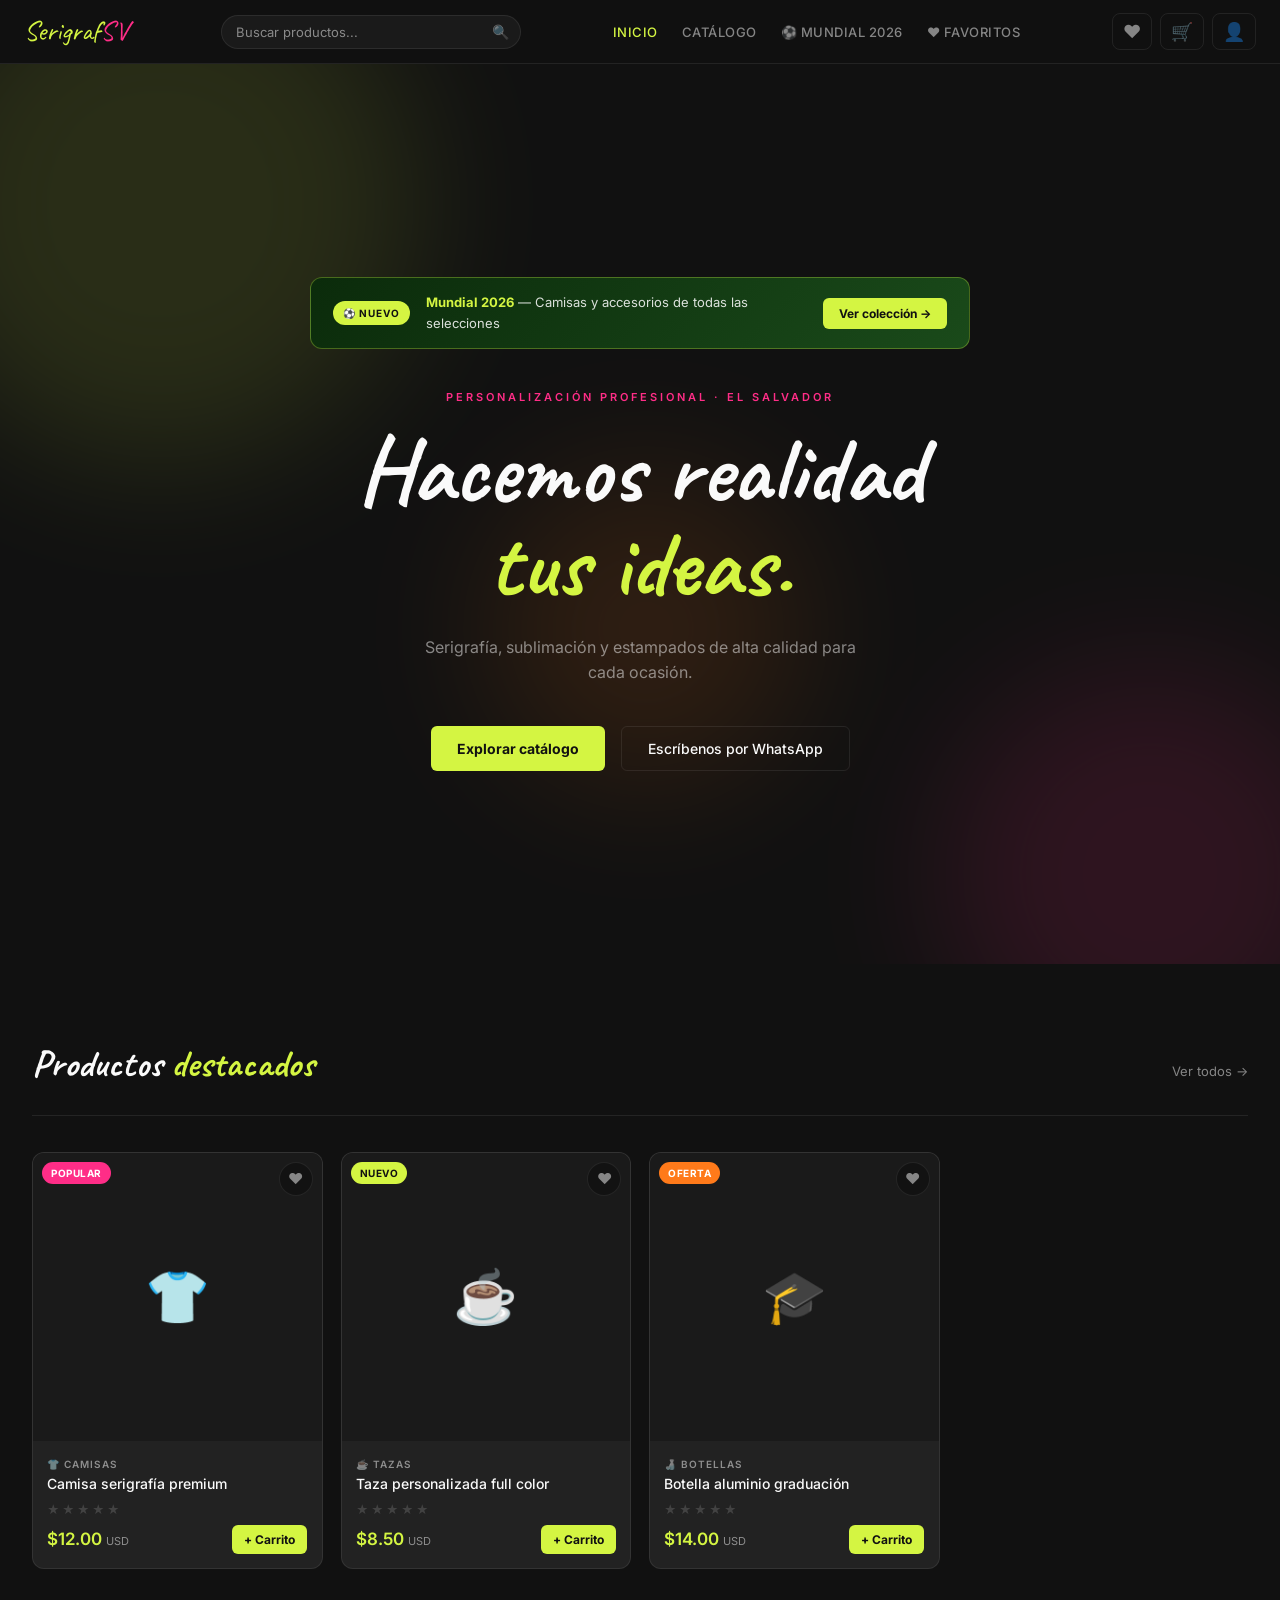
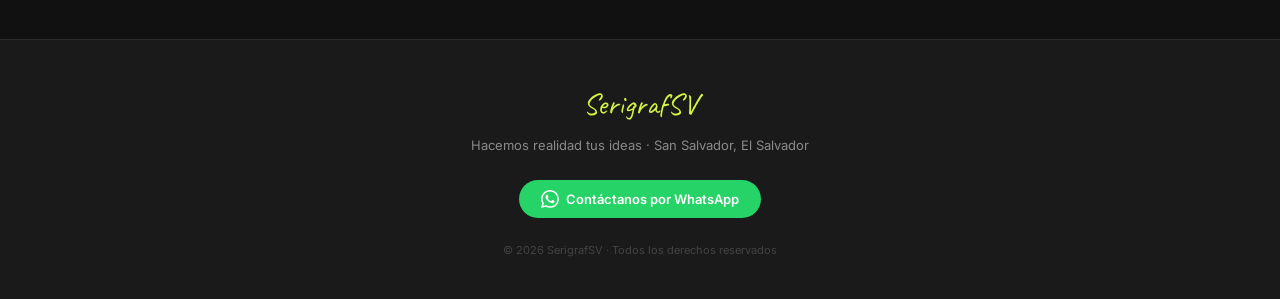
<file: index (1).html>
<!DOCTYPE html>
<html lang="es">
<head>
<meta charset="UTF-8">
<meta name="viewport" content="width=device-width, initial-scale=1.0">
<title>SerigrafSV – Hacemos Realidad Tus Ideas</title>
<link rel="preconnect" href="https://fonts.googleapis.com">
<link rel="preconnect" href="https://fonts.gstatic.com" crossorigin>
<link href="https://fonts.googleapis.com/css2?family=Caveat:wght@600&family=Inter:wght@300;400;500;600&display=swap" rel="stylesheet">

<style>
:root {
  --black:#111;--dark:#1a1a1a;--card:#222;--border:rgba(255,255,255,0.08);
  --neon:#D4F542;--magenta:#FF2D87;--orange:#FF7A1A;--white:#FAFAFA;
  --muted:rgba(250,250,250,0.5);--radius:12px;--radius-sm:6px;
}
*,*::before,*::after{box-sizing:border-box;margin:0;padding:0}
html{scroll-behavior:smooth}
body{background:var(--black);color:var(--white);font-family:'Inter',sans-serif;font-size:15px;line-height:1.6;min-height:100vh}
::-webkit-scrollbar{width:4px}::-webkit-scrollbar-track{background:var(--dark)}::-webkit-scrollbar-thumb{background:var(--neon);border-radius:2px}

/* NAV */
nav{position:fixed;top:0;left:0;right:0;z-index:100;background:rgba(17,17,17,0.95);backdrop-filter:blur(12px);border-bottom:1px solid var(--border);padding:0 1.5rem;height:64px;display:flex;align-items:center;justify-content:space-between;gap:1rem}
.nav-brand{font-family:'Caveat',cursive;font-size:28px;color:var(--neon);cursor:pointer;white-space:nowrap;flex-shrink:0}
.nav-brand span{color:var(--magenta)}
.nav-links{display:flex;align-items:center;gap:1.5rem;list-style:none;flex-shrink:0}
.nav-links button{background:none;border:none;cursor:pointer;color:var(--muted);font-size:13px;font-weight:500;letter-spacing:.5px;text-transform:uppercase;transition:color .2s;padding:0;font-family:inherit}
.nav-links button:hover,.nav-links button.active{color:var(--neon)}
.search-wrap{position:relative;flex:1;max-width:300px}
.search-input{width:100%;padding:8px 36px 8px 14px;background:var(--dark);border:1px solid var(--border);border-radius:24px;color:var(--white);font-family:inherit;font-size:13px;outline:none;transition:border-color .2s}
.search-input::placeholder{color:var(--muted)}
.search-input:focus{border-color:var(--neon)}
.search-icon{position:absolute;right:12px;top:50%;transform:translateY(-50%);color:var(--muted);font-size:14px;pointer-events:none}
.search-drop{position:absolute;top:calc(100% + 8px);left:0;right:0;background:var(--card);border:1px solid var(--border);border-radius:var(--radius);max-height:300px;overflow-y:auto;display:none;z-index:200}
.search-item{display:flex;align-items:center;gap:12px;padding:10px 14px;cursor:pointer;border-bottom:1px solid var(--border);transition:background .15s}
.search-item:hover{background:rgba(212,245,66,.08)}
.search-item:last-child{border-bottom:none}
.s-emoji{font-size:24px;width:36px;text-align:center}
.s-name{font-size:13px;font-weight:500}
.s-price{font-size:12px;color:var(--neon)}
.nav-actions{display:flex;align-items:center;gap:.5rem;flex-shrink:0}
.icon-btn{background:none;border:1px solid var(--border);cursor:pointer;color:var(--muted);font-size:18px;padding:7px 10px;border-radius:8px;transition:all .2s;position:relative;font-family:inherit}
.icon-btn:hover{color:var(--neon);border-color:var(--neon)}
.badge{position:absolute;top:-5px;right:-5px;background:var(--magenta);color:#fff;font-size:10px;font-weight:700;width:17px;height:17px;border-radius:50%;display:flex;align-items:center;justify-content:center;display:none}

/* PAGES */
.page{display:none;min-height:calc(100vh - 64px);padding-top:64px}
.page.active{display:block}

/* HERO */
.hero{min-height:100vh;display:flex;flex-direction:column;align-items:center;justify-content:center;padding:80px 2rem 60px;position:relative;overflow:hidden}
.blob{position:absolute;border-radius:50%;filter:blur(70px);opacity:.12;animation:float 9s ease-in-out infinite}
.b1{width:520px;height:520px;background:var(--neon);top:-120px;left:-100px;animation-delay:0s}
.b2{width:420px;height:420px;background:var(--magenta);bottom:-120px;right:-80px;animation-delay:3s}
.b3{width:320px;height:320px;background:var(--orange);top:45%;left:38%;animation-delay:6s}
@keyframes float{0%,100%{transform:translateY(0) scale(1)}50%{transform:translateY(-28px) scale(1.05)}}
.wc-banner{background:linear-gradient(135deg,#0b2b0b,#1a4a1a);border:1px solid rgba(212,245,66,.3);border-radius:var(--radius);padding:.9rem 1.4rem;margin-bottom:2.5rem;display:flex;align-items:center;gap:1rem;max-width:660px;width:100%;position:relative;z-index:1}
.wc-badge{background:var(--neon);color:var(--black);font-size:10px;font-weight:700;padding:4px 10px;border-radius:24px;text-transform:uppercase;letter-spacing:1px;white-space:nowrap}
.wc-text{font-size:13px;color:rgba(255,255,255,.85)}
.wc-text strong{color:var(--neon)}
.wc-cta-btn{margin-left:auto;background:var(--neon);color:var(--black);border:none;border-radius:6px;padding:8px 16px;font-size:12px;font-weight:700;cursor:pointer;white-space:nowrap;transition:opacity .2s;font-family:inherit}
.wc-cta-btn:hover{opacity:.85}
.eyebrow{font-size:11px;font-weight:600;letter-spacing:3px;text-transform:uppercase;color:var(--magenta);margin-bottom:1rem;position:relative;z-index:1}
.hero-title{font-family:'Caveat',cursive;font-size:clamp(50px,9vw,94px);line-height:1;text-align:center;margin-bottom:1.5rem;position:relative;z-index:1}
.hero-title .hl{color:var(--neon)}
.hero-sub{font-size:16px;color:var(--muted);text-align:center;max-width:460px;margin-bottom:2.5rem;position:relative;z-index:1}
.cta-row{display:flex;gap:1rem;flex-wrap:wrap;justify-content:center;position:relative;z-index:1}
.btn-primary{background:var(--neon);color:var(--black);border:none;border-radius:var(--radius-sm);padding:13px 26px;font-size:14px;font-weight:700;cursor:pointer;transition:opacity .2s,transform .15s;font-family:inherit}
.btn-primary:hover{opacity:.88;transform:translateY(-1px)}
.btn-outline{background:none;color:var(--white);border:1px solid var(--border);border-radius:var(--radius-sm);padding:13px 26px;font-size:14px;font-weight:500;cursor:pointer;transition:border-color .2s,color .2s;font-family:inherit}
.btn-outline:hover{border-color:var(--neon);color:var(--neon)}

/* SECTIONS */
.section{padding:70px 2rem;max-width:1280px;margin:0 auto}
.sec-header{display:flex;align-items:baseline;justify-content:space-between;margin-bottom:36px;border-bottom:1px solid var(--border);padding-bottom:1.25rem}
.sec-title{font-family:'Caveat',cursive;font-size:38px}
.sec-title span{color:var(--neon)}
.sec-link{font-size:13px;color:var(--muted);cursor:pointer;transition:color .2s;background:none;border:none;font-family:inherit}
.sec-link:hover{color:var(--neon)}

/* PILLS */
.cat-row{display:flex;gap:8px;flex-wrap:wrap;margin-bottom:36px}
.cat-pill{padding:7px 18px;border:1px solid var(--border);border-radius:24px;font-size:13px;font-weight:500;cursor:pointer;transition:all .2s;color:var(--muted);background:none;font-family:inherit}
.cat-pill:hover,.cat-pill.active{border-color:var(--neon);color:var(--neon);background:rgba(212,245,66,.08)}

/* PRODUCT GRID */
.prod-grid{display:grid;grid-template-columns:repeat(auto-fill,minmax(230px,1fr));gap:18px}
.prod-card{background:var(--card);border:1px solid var(--border);border-radius:var(--radius);overflow:hidden;transition:border-color .2s,transform .2s;cursor:pointer}
.prod-card:hover{border-color:rgba(212,245,66,.3);transform:translateY(-2px)}
.img-wrap{aspect-ratio:1;position:relative;overflow:hidden;background:var(--dark);display:flex;align-items:center;justify-content:center}
.prod-img{width:100%;height:100%;object-fit:cover;transition:transform .4s}
.prod-card:hover .prod-img{transform:scale(1.04)}
.prod-emoji-placeholder{font-size:52px}
.fav-btn{position:absolute;top:9px;right:9px;background:rgba(17,17,17,.75);border:1px solid var(--border);border-radius:50%;width:34px;height:34px;display:flex;align-items:center;justify-content:center;cursor:pointer;transition:all .2s;color:var(--muted);font-size:15px;font-family:inherit}
.fav-btn:hover{border-color:var(--magenta);color:var(--magenta)}
.fav-btn.on{color:var(--magenta);border-color:var(--magenta);background:rgba(255,45,135,.15)}
.prod-badge{position:absolute;top:9px;left:9px;font-size:10px;font-weight:700;padding:3px 9px;border-radius:24px;text-transform:uppercase;letter-spacing:.5px}
.pb-new{background:var(--neon);color:var(--black)}
.pb-sale{background:var(--orange);color:#fff}
.pb-hot{background:var(--magenta);color:#fff}
.prod-info{padding:.9rem}
.prod-cat{font-size:10px;font-weight:600;letter-spacing:1px;text-transform:uppercase;color:var(--muted);margin-bottom:3px}
.prod-name{font-size:14px;font-weight:500;margin-bottom:7px;color:var(--white);line-height:1.3}
.prod-footer{display:flex;align-items:center;justify-content:space-between}
.prod-price{font-size:17px;font-weight:600;color:var(--neon)}
.prod-price small{font-size:11px;color:var(--muted);font-weight:400}
.add-btn{background:var(--neon);color:var(--black);border:none;border-radius:var(--radius-sm);padding:7px 12px;font-size:12px;font-weight:700;cursor:pointer;transition:opacity .2s;font-family:inherit}
.add-btn:hover{opacity:.85}
.stars{display:flex;gap:2px;font-size:12px;margin-bottom:6px}
.sf{color:#FFB800}.se{color:rgba(255,255,255,.15)}
.rc{font-size:11px;color:var(--muted);margin-left:3px}
.empty-state{grid-column:1/-1;text-align:center;padding:70px 0;color:var(--muted);font-size:14px}

/* WC */
.wc-bg{background:linear-gradient(135deg,#0a1f0a,#122412);border-top:1px solid rgba(212,245,66,.12);border-bottom:1px solid rgba(212,245,66,.12)}
.flag-row{display:flex;gap:10px;flex-wrap:wrap;margin-bottom:28px}
.flag-pill{background:rgba(255,255,255,.04);border:1px solid var(--border);border-radius:8px;padding:6px 14px;font-size:13px;color:var(--muted);cursor:pointer;transition:all .2s;display:flex;align-items:center;gap:5px;font-family:inherit}
.flag-pill:hover,.flag-pill.active{border-color:var(--neon);color:var(--neon);background:rgba(212,245,66,.08)}

/* PRODUCT MODAL */
.overlay{position:fixed;inset:0;z-index:300;background:rgba(0,0,0,.88);display:flex;align-items:center;justify-content:center;padding:1rem;opacity:0;pointer-events:none;transition:opacity .25s}
.overlay.open{opacity:1;pointer-events:all}
.modal{background:var(--dark);border:1px solid var(--border);border-radius:16px;max-width:840px;width:100%;max-height:90vh;overflow-y:auto;transform:translateY(14px);transition:transform .25s}
.overlay.open .modal{transform:translateY(0)}
.modal-grid{display:grid;grid-template-columns:1fr 1fr}
.modal-img{background:var(--card);min-height:380px;display:flex;align-items:center;justify-content:center;font-size:80px;border-radius:16px 0 0 16px;flex-shrink:0}
.modal-body{padding:1.75rem;overflow-y:auto}
.modal-close{float:right;background:rgba(255,255,255,.08);border:none;color:var(--white);width:30px;height:30px;border-radius:50%;cursor:pointer;font-size:16px;display:flex;align-items:center;justify-content:center;margin-bottom:.75rem;font-family:inherit}
.modal-cat{font-size:11px;font-weight:600;letter-spacing:1px;text-transform:uppercase;color:var(--muted)}
.modal-name{font-family:'Caveat',cursive;font-size:34px;color:var(--white);margin:6px 0}
.modal-price{font-size:26px;font-weight:600;color:var(--neon);margin-bottom:.9rem}
.modal-desc{font-size:13px;color:var(--muted);line-height:1.7;margin-bottom:1.4rem}
.action-row{display:flex;gap:10px;margin-bottom:1.75rem}
.wa-btn{flex:1;background:#25D366;color:#fff;border:none;border-radius:var(--radius-sm);padding:13px;font-size:14px;font-weight:700;cursor:pointer;display:flex;align-items:center;justify-content:center;gap:7px;transition:opacity .2s;font-family:inherit}
.wa-btn:hover{opacity:.88}
.cart-add-btn{background:var(--neon);color:var(--black);border:none;border-radius:var(--radius-sm);padding:13px 16px;font-size:14px;font-weight:700;cursor:pointer;transition:opacity .2s;font-family:inherit}
.cart-add-btn:hover{opacity:.85}
.wa-svg{width:18px;height:18px;fill:currentColor;flex-shrink:0}

/* REVIEWS */
.rev-sec{margin-top:1.5rem;padding-top:1.25rem;border-top:1px solid var(--border)}
.rev-sec h4{font-size:15px;font-weight:600;margin-bottom:.9rem}
.star-pick{display:flex;gap:5px;margin-bottom:8px}
.sp{font-size:22px;cursor:pointer;color:rgba(255,255,255,.15);transition:color .15s;background:none;border:none;padding:0;font-family:inherit}
.sp.lit{color:#FFB800}
.rev-input{width:100%;padding:9px 13px;background:var(--card);border:1px solid var(--border);border-radius:var(--radius-sm);color:var(--white);font-family:inherit;font-size:13px;outline:none;resize:vertical;margin-bottom:7px;transition:border-color .2s}
.rev-input:focus{border-color:var(--neon)}
.rev-submit{background:var(--neon);color:var(--black);border:none;border-radius:var(--radius-sm);padding:8px 18px;font-size:13px;font-weight:700;cursor:pointer;transition:opacity .2s;font-family:inherit}
.rev-submit:hover{opacity:.85}
.rev-item{border-bottom:1px solid var(--border);padding:10px 0}
.rev-item:last-child{border-bottom:none}
.rev-meta{display:flex;align-items:center;gap:7px;margin-bottom:3px}
.rev-author{font-size:13px;font-weight:600}
.rev-date{font-size:11px;color:rgba(255,255,255,.25)}
.rev-text{font-size:13px;color:var(--muted)}

/* CART SIDEBAR */
.cart-side{position:fixed;top:0;right:-410px;bottom:0;width:390px;z-index:400;background:var(--dark);border-left:1px solid var(--border);transition:right .3s cubic-bezier(.4,0,.2,1);display:flex;flex-direction:column}
.cart-side.open{right:0}
.cart-hd{padding:1.25rem 1.5rem;border-bottom:1px solid var(--border);display:flex;align-items:center;justify-content:space-between}
.cart-ttl{font-family:'Caveat',cursive;font-size:26px}
.cart-x{background:none;border:none;color:var(--muted);font-size:20px;cursor:pointer;font-family:inherit}
.cart-items{flex:1;overflow-y:auto;padding:1rem}
.cart-item{display:flex;gap:10px;align-items:center;padding:10px 0;border-bottom:1px solid var(--border)}
.ci-emoji{font-size:32px;width:46px;text-align:center;flex-shrink:0}
.ci-info{flex:1;min-width:0}
.ci-name{font-size:13px;font-weight:500;white-space:nowrap;overflow:hidden;text-overflow:ellipsis}
.ci-price{font-size:12px;color:var(--neon)}
.qty-row{display:flex;align-items:center;gap:7px}
.qty-btn{background:var(--card);border:1px solid var(--border);color:var(--white);width:26px;height:26px;border-radius:6px;cursor:pointer;display:flex;align-items:center;justify-content:center;font-size:15px;transition:border-color .15s;font-family:inherit}
.qty-btn:hover{border-color:var(--neon)}
.qty-n{font-size:13px;min-width:18px;text-align:center}
.ci-rm{background:none;border:none;color:rgba(255,45,135,.45);cursor:pointer;font-size:16px;transition:color .15s;font-family:inherit}
.ci-rm:hover{color:var(--magenta)}
.cart-ft{padding:1.25rem 1.5rem;border-top:1px solid var(--border)}
.cart-tot{display:flex;justify-content:space-between;align-items:baseline;margin-bottom:.9rem}
.ct-lbl{font-size:13px;color:var(--muted)}
.ct-val{font-size:20px;font-weight:600;color:var(--neon)}
.cart-empty{flex:1;display:flex;flex-direction:column;align-items:center;justify-content:center;color:var(--muted);gap:10px;padding:2rem;text-align:center;font-size:14px}
.ce-icon{font-size:48px}

/* AUTH MODAL */
.auth-modal{background:var(--dark);border:1px solid var(--border);border-radius:16px;padding:2.25rem;max-width:360px;width:100%}
.auth-title{font-family:'Caveat',cursive;font-size:34px;margin-bottom:.4rem}
.auth-sub{font-size:13px;color:var(--muted);margin-bottom:1.75rem}
.f-label{font-size:11px;font-weight:600;color:var(--muted);margin-bottom:5px;display:block;text-transform:uppercase;letter-spacing:.5px}
.f-input{width:100%;padding:11px 13px;background:var(--card);border:1px solid var(--border);border-radius:var(--radius-sm);color:var(--white);font-family:inherit;font-size:14px;outline:none;transition:border-color .2s;margin-bottom:1rem}
.f-input:focus{border-color:var(--neon)}

/* ADD PRODUCT MODAL */
.aprod-modal{background:var(--dark);border:1px solid var(--border);border-radius:16px;padding:1.75rem;max-width:520px;width:100%;max-height:90vh;overflow-y:auto}
.ap-title{font-family:'Caveat',cursive;font-size:30px;margin-bottom:1.25rem}
.f-row{display:grid;grid-template-columns:1fr 1fr;gap:10px}
.f-select{width:100%;padding:11px 13px;background:var(--card);border:1px solid var(--border);border-radius:var(--radius-sm);color:var(--white);font-family:inherit;font-size:14px;outline:none;transition:border-color .2s;appearance:none;margin-bottom:1rem}
.f-select:focus{border-color:var(--neon)}
textarea.f-input{min-height:80px;resize:vertical}

/* ADMIN BAR */
.admin-bar{background:rgba(212,245,66,.07);border:1px solid rgba(212,245,66,.2);border-radius:8px;padding:9px 14px;margin-bottom:1.5rem;display:flex;align-items:center;gap:10px;font-size:13px}
.admin-dot{width:7px;height:7px;background:var(--neon);border-radius:50%;flex-shrink:0}
.admin-acts{margin-left:auto;display:flex;gap:7px}
.admin-btn{background:var(--neon);color:var(--black);border:none;border-radius:6px;padding:6px 13px;font-size:12px;font-weight:700;cursor:pointer;transition:opacity .2s;font-family:inherit}
.admin-btn:hover{opacity:.85}
.admin-btn.red{background:var(--magenta);color:#fff}

/* FAV EMPTY */
.fav-empty{grid-column:1/-1;text-align:center;padding:80px 1rem;color:var(--muted)}
.fav-empty .big{font-size:60px;margin-bottom:.75rem}

/* TOAST */
.toast-wrap{position:fixed;bottom:1.5rem;left:50%;transform:translateX(-50%);z-index:500;display:flex;flex-direction:column;align-items:center;gap:7px;pointer-events:none}
.toast{background:var(--card);border:1px solid var(--border);border-radius:8px;padding:11px 18px;font-size:13px;font-weight:500;animation:tup .3s ease,tfade .3s 2.5s forwards;min-width:220px;text-align:center}
.toast.ok{border-color:var(--neon);color:var(--neon)}
.toast.err{border-color:var(--magenta);color:var(--magenta)}
@keyframes tup{from{transform:translateY(18px);opacity:0}to{transform:translateY(0);opacity:1}}
@keyframes tfade{to{opacity:0;transform:translateY(-8px)}}

/* FOOTER */
footer{background:var(--dark);border-top:1px solid var(--border);padding:2.5rem 2rem;text-align:center}
.ft-brand{font-family:'Caveat',cursive;font-size:30px;color:var(--neon);margin-bottom:.4rem}
.ft-tag{font-size:13px;color:var(--muted);margin-bottom:1.5rem}
.ft-wa{display:inline-flex;align-items:center;gap:7px;background:#25D366;color:#fff;padding:10px 22px;border-radius:24px;text-decoration:none;font-size:13px;font-weight:600;transition:opacity .2s;cursor:pointer;border:none;font-family:inherit}
.ft-wa:hover{opacity:.85}
.ft-copy{margin-top:1.5rem;font-size:11px;color:rgba(255,255,255,.18)}

/* RESPONSIVE */
@media(max-width:768px){
  .nav-links{display:none}
  .search-wrap{max-width:160px}
  .modal-grid{grid-template-columns:1fr}
  .modal-img{min-height:200px;border-radius:16px 16px 0 0}
  .cart-side{width:100%;right:-100%}
  .f-row{grid-template-columns:1fr}
  .section{padding:50px 1rem}
}
</style>
</head>
<body>

<!-- NAV -->
<nav>
  <div class="nav-brand" id="brand">Serigraf<span>SV</span></div>
  <div class="search-wrap">
    <input class="search-input" id="searchInput" type="text" placeholder="Buscar productos..." autocomplete="off">
    <span class="search-icon">🔍</span>
    <div class="search-drop" id="searchDrop"></div>
  </div>
  <ul class="nav-links">
    <li><button id="nav-home" class="active">Inicio</button></li>
    <li><button id="nav-catalog">Catálogo</button></li>
    <li><button id="nav-wc">⚽ Mundial 2026</button></li>
    <li><button id="nav-favorites">♥ Favoritos <span id="fav-nav-count"></span></button></li>
  </ul>
  <div class="nav-actions">
    <button class="icon-btn" id="fav-nav-btn" title="Favoritos">♥<span class="badge" id="fav-badge"></span></button>
    <button class="icon-btn" id="cart-nav-btn" title="Carrito">🛒<span class="badge" id="cart-badge"></span></button>
    <button class="icon-btn" id="auth-btn" title="Cuenta">👤</button>
  </div>
</nav>

<!-- PAGES -->
<!-- HOME -->
<div class="page active" id="page-home">
  <div class="hero">
    <div class="blob b1"></div><div class="blob b2"></div><div class="blob b3"></div>
    <div class="wc-banner">
      <span class="wc-badge">⚽ Nuevo</span>
      <p class="wc-text"><strong>Mundial 2026</strong> — Camisas y accesorios de todas las selecciones</p>
      <button class="wc-cta-btn" id="hero-wc-btn">Ver colección →</button>
    </div>
    <p class="eyebrow">Personalización profesional · El Salvador</p>
    <h1 class="hero-title">Hacemos realidad<br><span class="hl">tus ideas.</span></h1>
    <p class="hero-sub">Serigrafía, sublimación y estampados de alta calidad para cada ocasión.</p>
    <div class="cta-row">
      <button class="btn-primary" id="hero-catalog-btn">Explorar catálogo</button>
      <button class="btn-outline" id="hero-wa-btn">Escríbenos por WhatsApp</button>
    </div>
  </div>
  <div class="section">
    <div class="sec-header">
      <h2 class="sec-title">Productos <span>destacados</span></h2>
      <button class="sec-link" id="see-all-btn">Ver todos →</button>
    </div>
    <div class="prod-grid" id="featured-grid"><div class="empty-state">Cargando productos...</div></div>
  </div>
</div>

<!-- CATALOG -->
<div class="page" id="page-catalog">
  <div class="section">
    <div class="sec-header"><h2 class="sec-title">Catálogo <span>completo</span></h2></div>
    <div id="admin-bar-catalog"></div>
    <div class="cat-row" id="cat-row">
      <button class="cat-pill active" data-cat="all">Todos</button>
      <button class="cat-pill" data-cat="camisas">👕 Camisas</button>
      <button class="cat-pill" data-cat="tazas">☕ Tazas</button>
      <button class="cat-pill" data-cat="botellas">🍶 Botellas</button>
      <button class="cat-pill" data-cat="llaveros">🔑 Llaveros</button>
      <button class="cat-pill" data-cat="gorras">🧢 Gorras</button>
      <button class="cat-pill" data-cat="bolsas">👜 Bolsas</button>
      <button class="cat-pill" data-cat="cuadernos">📓 Cuadernos</button>
    </div>
    <div class="prod-grid" id="catalog-grid"><div class="empty-state">Cargando...</div></div>
  </div>
</div>

<!-- MUNDIAL -->
<div class="page" id="page-wc">
  <div class="section wc-bg">
    <div class="sec-header"><h2 class="sec-title">⚽ Mundial <span>2026</span></h2></div>
    <p style="color:var(--muted);margin-bottom:1.25rem;font-size:14px">Filtra por selección:</p>
    <div class="flag-row" id="flag-row">
      <button class="flag-pill active" data-country="all">🌎 Todas</button>
      <button class="flag-pill" data-country="Mexico">🇲🇽 México</button>
      <button class="flag-pill" data-country="Argentina">🇦🇷 Argentina</button>
      <button class="flag-pill" data-country="Brasil">🇧🇷 Brasil</button>
      <button class="flag-pill" data-country="El Salvador">🇸🇻 El Salvador</button>
      <button class="flag-pill" data-country="España">🇪🇸 España</button>
      <button class="flag-pill" data-country="Francia">🇫🇷 Francia</button>
      <button class="flag-pill" data-country="Alemania">🇩🇪 Alemania</button>
      <button class="flag-pill" data-country="USA">🇺🇸 USA</button>
    </div>
    <div id="admin-bar-wc"></div>
    <div class="prod-grid" id="wc-grid"><div class="empty-state">Cargando colección Mundial...</div></div>
  </div>
</div>

<!-- FAVORITES -->
<div class="page" id="page-favorites">
  <div class="section">
    <div class="sec-header"><h2 class="sec-title">Mis <span>favoritos</span></h2></div>
    <div class="prod-grid" id="fav-grid">
      <div class="fav-empty"><div class="big">♡</div><p>Aún no tienes favoritos.</p><p style="font-size:13px;margin-top:6px">Presiona ♥ en cualquier producto para guardarlo aquí.</p></div>
    </div>
  </div>
</div>

<!-- FOOTER -->
<footer>
  <div class="ft-brand">SerigrafSV</div>
  <p class="ft-tag">Hacemos realidad tus ideas · San Salvador, El Salvador</p>
  <button class="ft-wa" id="footer-wa-btn">
    <svg class="wa-svg" viewBox="0 0 24 24"><path d="M17.472 14.382c-.297-.149-1.758-.867-2.03-.967-.273-.099-.471-.148-.67.15-.197.297-.767.966-.94 1.164-.173.199-.347.223-.644.075-.297-.15-1.255-.463-2.39-1.475-.883-.788-1.48-1.761-1.653-2.059-.173-.297-.018-.458.13-.606.134-.133.298-.347.446-.52.149-.174.198-.298.298-.497.099-.198.05-.371-.025-.52-.075-.149-.669-1.612-.916-2.207-.242-.579-.487-.5-.669-.51-.173-.008-.371-.01-.57-.01-.198 0-.52.074-.792.372-.272.297-1.04 1.016-1.04 2.479 0 1.462 1.065 2.875 1.213 3.074.149.198 2.096 3.2 5.077 4.487.709.306 1.262.489 1.694.625.712.227 1.36.195 1.871.118.571-.085 1.758-.719 2.006-1.413.248-.694.248-1.289.173-1.413-.074-.124-.272-.198-.57-.347m-5.421 7.403h-.004a9.87 9.87 0 01-5.031-1.378l-.361-.214-3.741.982.998-3.648-.235-.374a9.86 9.86 0 01-1.51-5.26c.001-5.45 4.436-9.884 9.888-9.884 2.64 0 5.122 1.03 6.988 2.898a9.825 9.825 0 012.893 6.994c-.003 5.45-4.437 9.884-9.885 9.884m8.413-18.297A11.815 11.815 0 0012.05 0C5.495 0 .16 5.335.157 11.892c0 2.096.547 4.142 1.588 5.945L.057 24l6.305-1.654a11.882 11.882 0 005.683 1.448h.005c6.554 0 11.89-5.335 11.893-11.893a11.821 11.821 0 00-3.48-8.413z"/></svg>
    Contáctanos por WhatsApp
  </button>
  <p class="ft-copy">© 2026 SerigrafSV · Todos los derechos reservados</p>
</footer>

<!-- CART -->
<div class="cart-side" id="cartSide">
  <div class="cart-hd">
    <span class="cart-ttl">Mi carrito 🛒</span>
    <button class="cart-x" id="cart-close-btn">✕</button>
  </div>
  <div class="cart-empty" id="cart-empty"><div class="ce-icon">🛒</div><p>Tu carrito está vacío</p></div>
  <div class="cart-items" id="cart-items" style="display:none"></div>
  <div class="cart-ft" id="cart-ft" style="display:none">
    <div class="cart-tot"><span class="ct-lbl">Total estimado</span><span class="ct-val" id="cart-total">$0.00</span></div>
    <button class="wa-btn" id="checkout-btn">
      <svg class="wa-svg" viewBox="0 0 24 24"><path d="M17.472 14.382c-.297-.149-1.758-.867-2.03-.967-.273-.099-.471-.148-.67.15-.197.297-.767.966-.94 1.164-.173.199-.347.223-.644.075-.297-.15-1.255-.463-2.39-1.475-.883-.788-1.48-1.761-1.653-2.059-.173-.297-.018-.458.13-.606.134-.133.298-.347.446-.52.149-.174.198-.298.298-.497.099-.198.05-.371-.025-.52-.075-.149-.669-1.612-.916-2.207-.242-.579-.487-.5-.669-.51-.173-.008-.371-.01-.57-.01-.198 0-.52.074-.792.372-.272.297-1.04 1.016-1.04 2.479 0 1.462 1.065 2.875 1.213 3.074.149.198 2.096 3.2 5.077 4.487.709.306 1.262.489 1.694.625.712.227 1.36.195 1.871.118.571-.085 1.758-.719 2.006-1.413.248-.694.248-1.289.173-1.413-.074-.124-.272-.198-.57-.347m-5.421 7.403h-.004a9.87 9.87 0 01-5.031-1.378l-.361-.214-3.741.982.998-3.648-.235-.374a9.86 9.86 0 01-1.51-5.26c.001-5.45 4.436-9.884 9.888-9.884 2.64 0 5.122 1.03 6.988 2.898a9.825 9.825 0 012.893 6.994c-.003 5.45-4.437 9.884-9.885 9.884m8.413-18.297A11.815 11.815 0 0012.05 0C5.495 0 .16 5.335.157 11.892c0 2.096.547 4.142 1.588 5.945L.057 24l6.305-1.654a11.882 11.882 0 005.683 1.448h.005c6.554 0 11.89-5.335 11.893-11.893a11.821 11.821 0 00-3.48-8.413z"/></svg>
      Pedir por WhatsApp
    </button>
  </div>
</div>

<!-- PRODUCT MODAL -->
<div class="overlay" id="prodOverlay">
  <div class="modal" id="prodModal">
    <div class="modal-grid">
      <div class="modal-img" id="modal-img">🛍️</div>
      <div class="modal-body">
        <button class="modal-close" id="modal-close-btn">✕</button>
        <p class="modal-cat" id="modal-cat"></p>
        <h2 class="modal-name" id="modal-name"></h2>
        <div class="stars" id="modal-stars"></div>
        <p class="modal-price" id="modal-price"></p>
        <p class="modal-desc" id="modal-desc"></p>
        <div class="action-row">
          <button class="wa-btn" id="modal-wa-btn">
            <svg class="wa-svg" viewBox="0 0 24 24"><path d="M17.472 14.382c-.297-.149-1.758-.867-2.03-.967-.273-.099-.471-.148-.67.15-.197.297-.767.966-.94 1.164-.173.199-.347.223-.644.075-.297-.15-1.255-.463-2.39-1.475-.883-.788-1.48-1.761-1.653-2.059-.173-.297-.018-.458.13-.606.134-.133.298-.347.446-.52.149-.174.198-.298.298-.497.099-.198.05-.371-.025-.52-.075-.149-.669-1.612-.916-2.207-.242-.579-.487-.5-.669-.51-.173-.008-.371-.01-.57-.01-.198 0-.52.074-.792.372-.272.297-1.04 1.016-1.04 2.479 0 1.462 1.065 2.875 1.213 3.074.149.198 2.096 3.2 5.077 4.487.709.306 1.262.489 1.694.625.712.227 1.36.195 1.871.118.571-.085 1.758-.719 2.006-1.413.248-.694.248-1.289.173-1.413-.074-.124-.272-.198-.57-.347m-5.421 7.403h-.004a9.87 9.87 0 01-5.031-1.378l-.361-.214-3.741.982.998-3.648-.235-.374a9.86 9.86 0 01-1.51-5.26c.001-5.45 4.436-9.884 9.888-9.884 2.64 0 5.122 1.03 6.988 2.898a9.825 9.825 0 012.893 6.994c-.003 5.45-4.437 9.884-9.885 9.884m8.413-18.297A11.815 11.815 0 0012.05 0C5.495 0 .16 5.335.157 11.892c0 2.096.547 4.142 1.588 5.945L.057 24l6.305-1.654a11.882 11.882 0 005.683 1.448h.005c6.554 0 11.89-5.335 11.893-11.893a11.821 11.821 0 00-3.48-8.413z"/></svg>
            Pedir por WhatsApp
          </button>
          <button class="cart-add-btn" id="modal-cart-btn">+ Carrito</button>
        </div>
        <div class="rev-sec">
          <h4>Reseñas de clientes</h4>
          <div class="star-pick" id="star-pick">
            <button class="sp" data-r="1">★</button>
            <button class="sp" data-r="2">★</button>
            <button class="sp" data-r="3">★</button>
            <button class="sp" data-r="4">★</button>
            <button class="sp" data-r="5">★</button>
          </div>
          <input class="rev-input" type="text" id="rev-author" placeholder="Tu nombre">
          <textarea class="rev-input" id="rev-text" placeholder="Escribe tu reseña..."></textarea>
          <button class="rev-submit" id="rev-submit-btn">Publicar reseña</button>
          <div id="rev-list" style="margin-top:1rem"></div>
        </div>
      </div>
    </div>
  </div>
</div>

<!-- AUTH MODAL -->
<div class="overlay" id="authOverlay">
  <div class="auth-modal">
    <button class="modal-close" id="auth-close-btn" style="float:right;margin-bottom:.75rem">✕</button>
    <h2 class="auth-title">Acceso admin</h2>
    <p class="auth-sub">Inicia sesión para gestionar el catálogo</p>
    <label class="f-label">Correo</label>
    <input class="f-input" type="email" id="login-email" placeholder="admin@serigraf.sv">
    <label class="f-label">Contraseña</label>
    <input class="f-input" type="password" id="login-pass" placeholder="••••••••">
    <button class="btn-primary" id="login-btn" style="width:100%">Iniciar sesión</button>
  </div>
</div>

<!-- ADD/EDIT PRODUCT MODAL -->
<div class="overlay" id="aprodOverlay">
  <div class="aprod-modal">
    <h2 class="ap-title" id="ap-title">Agregar producto</h2>
    <input type="hidden" id="edit-id">
    <label class="f-label">Nombre del producto</label>
    <input class="f-input" type="text" id="p-name" placeholder="Ej: Camisa personalizada">
    <div class="f-row">
      <div>
        <label class="f-label">Categoría</label>
        <select class="f-select" id="p-cat">
          <option value="camisas">👕 Camisas</option>
          <option value="tazas">☕ Tazas</option>
          <option value="botellas">🍶 Botellas</option>
          <option value="llaveros">🔑 Llaveros</option>
          <option value="gorras">🧢 Gorras</option>
          <option value="bolsas">👜 Bolsas</option>
          <option value="cuadernos">📓 Cuadernos</option>
        </select>
      </div>
      <div>
        <label class="f-label">Precio ($)</label>
        <input class="f-input" type="number" id="p-price" placeholder="15.00" step="0.50">
      </div>
    </div>
    <label class="f-label">Descripción</label>
    <textarea class="f-input" id="p-desc" placeholder="Describe el producto..."></textarea>
    <div class="f-row">
      <div>
        <label class="f-label">Emoji / Ícono</label>
        <input class="f-input" type="text" id="p-emoji" placeholder="👕">
      </div>
      <div>
        <label class="f-label">URL de imagen</label>
        <input class="f-input" type="url" id="p-img" placeholder="https://...">
      </div>
    </div>
    <div class="f-row">
      <div>
        <label class="f-label">Etiqueta</label>
        <select class="f-select" id="p-badge">
          <option value="">Sin etiqueta</option>
          <option value="Nuevo">Nuevo</option>
          <option value="Oferta">Oferta</option>
          <option value="Popular">Popular</option>
        </select>
      </div>
      <div>
        <label class="f-label">Sección</label>
        <select class="f-select" id="p-section">
          <option value="general">Catálogo general</option>
          <option value="featured">Destacado</option>
          <option value="mundial">Mundial 2026</option>
        </select>
      </div>
    </div>
    <div id="country-field" style="display:none">
      <label class="f-label">País (Mundial)</label>
      <select class="f-select" id="p-country">
        <option value="">Seleccionar...</option>
        <option value="Mexico">🇲🇽 México</option>
        <option value="Argentina">🇦🇷 Argentina</option>
        <option value="Brasil">🇧🇷 Brasil</option>
        <option value="El Salvador">🇸🇻 El Salvador</option>
        <option value="España">🇪🇸 España</option>
        <option value="Francia">🇫🇷 Francia</option>
        <option value="Alemania">🇩🇪 Alemania</option>
        <option value="USA">🇺🇸 USA</option>
      </select>
    </div>
    <div style="display:flex;gap:10px;margin-top:1.25rem">
      <button class="btn-primary" id="save-prod-btn" style="flex:1">Guardar</button>
      <button class="btn-outline" id="cancel-prod-btn">Cancelar</button>
    </div>
  </div>
</div>

<div class="toast-wrap" id="toasts"></div>

<script src="app.js"></script>
</body>
</html>
</file>
